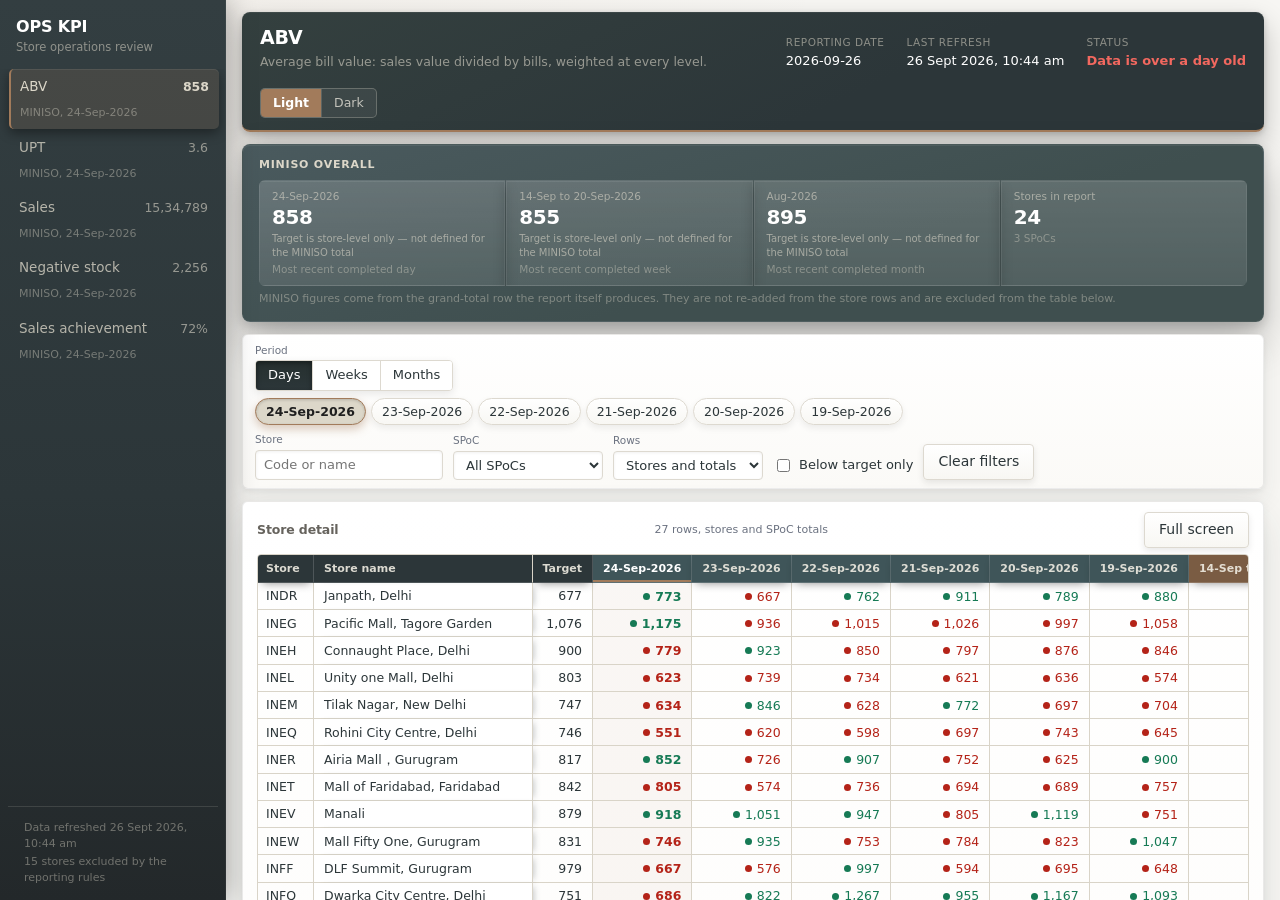
<file: dashboard/index.html>
<!DOCTYPE html>
<html lang="en">
<head>
<meta charset="utf-8">
<meta name="viewport" content="width=device-width, initial-scale=1">
<title>OPS KPI Dashboard</title>
<link rel="stylesheet" href="/dashboard/styles.css">
</head>
<body>

<a class="skip" href="#main">Skip to report</a>

<div id="loading" class="screen">
  <div class="screen-inner">
    <div class="pulse" aria-hidden="true"></div>
    <p>Loading KPI data</p>
  </div>
</div>

<div id="error" class="screen" hidden>
  <div class="screen-inner">
    <h1>No data to show</h1>
    <p id="error-detail"></p>
    <div class="screen-help">
      <p>The dashboard reads <code>data/ops_kpi_data.json</code>, which
         <code>OPS_KPI.py</code> writes at the end of a successful run.</p>
      <ol>
        <li>Run <code>python OPS_KPI.py</code> and check it ends with
            &ldquo;JSON refreshed&rdquo;.</li>
        <li>Serve the project folder:
            <code>python -m http.server 8000</code></li>
        <li>Open <code>http://localhost:8000/dashboard/</code> — opening
            index.html straight from disk blocks the file read.</li>
      </ol>
    </div>
    <button type="button" id="retry">Try again</button>
  </div>
</div>

<div id="app" hidden>

  <nav class="rail" aria-label="Reports">
    <div class="rail-head">
      <p class="rail-product">OPS KPI</p>
      <p class="rail-sub">Store operations review</p>
    </div>
    <ul id="report-list" class="rail-list"></ul>
    <div class="rail-foot">
      <p id="refresh-line"></p>
      <p id="exclusion-line"></p>
    </div>
  </nav>

  <main id="main">

    <header class="head">
      <div>
        <h1 id="report-title">&nbsp;</h1>
        <p id="report-desc" class="head-desc">&nbsp;</p>
      </div>
      <dl class="head-meta">
        <div><dt>Reporting date</dt><dd id="meta-date">&mdash;</dd></div>
        <div><dt>Last refresh</dt><dd id="meta-refresh">&mdash;</dd></div>
        <div><dt>Status</dt><dd id="meta-status" class="status-chip">&mdash;</dd></div>
      </dl>
    </header>

    <section class="summary" aria-labelledby="summary-h">
      <h2 id="summary-h">MINISO overall</h2>
      <div id="summary-cards" class="summary-grid"></div>
      <p id="summary-note" class="note"></p>
    </section>

    <section class="controls" aria-label="Filters">
      <div class="control period-control">
        <span class="control-label" id="period-label">Period</span>
        <div id="granularity" class="seg" role="tablist" aria-labelledby="period-label"></div>
        <div id="periods" class="chips" role="group" aria-label="Reporting period"></div>
      </div>

      <div class="control-row">
        <label class="control">
          <span class="control-label" for="search">Store</span>
          <input type="search" id="search" placeholder="Code or name" autocomplete="off">
        </label>
        <label class="control">
          <span class="control-label" for="spoc">SPoC</span>
          <select id="spoc"></select>
        </label>
        <label class="control">
          <span class="control-label" for="rowtype">Rows</span>
          <select id="rowtype">
            <option value="store">Stores only</option>
            <option value="spoc_total">SPoC totals only</option>
            <option value="all" selected>Stores and totals</option>
          </select>
        </label>
        <label class="control control-check">
          <input type="checkbox" id="only-below">
          <span>Below target only</span>
        </label>
        <button type="button" id="reset" class="ghost">Clear filters</button>
      </div>
    </section>

    <section class="table-block" aria-labelledby="table-h">
      <div class="block-head">
        <h2 id="table-h">Store detail</h2>
        <p id="table-count" class="note"></p>
        <button type="button" id="fullscreen-toggle" class="ghost">Full screen</button>
      </div>
      <div class="table-scroll">
        <table id="table">
          <thead><tr id="thead-row"></tr></thead>
          <tbody id="tbody"></tbody>
        </table>
      </div>
      <div id="empty" class="empty" hidden>
        <p>No rows match these filters.</p>
        <button type="button" class="ghost" id="empty-reset">Clear filters</button>
      </div>
      <div class="pager">
        <button type="button" id="prev" class="ghost">Previous</button>
        <span id="page-info"></span>
        <button type="button" id="next" class="ghost">Next</button>
        <label class="page-size">
          <span>Rows</span>
          <select id="page-size">
            <option>25</option><option selected>50</option>
            <option>100</option><option value="0">All</option>
          </select>
        </label>
      </div>
    </section>

    <footer class="foot">
      <p id="foot-source"></p>
    </footer>

  </main>
</div>

<script src="/dashboard/app.js"></script>
</body>
</html>
</file>
<file: dashboard/styles.css>
/* OPS KPI Dashboard
   ---------------------------------------------------------------
   Palette   ink #2C3639 / charcoal #3F4F4F (structure),
             crème brûlée #A27B5B / au lait #DCD7C9 (brand accent),
             canvas #F7F6F3, surface #FFFFFF, rule #DDD9D0
             (content workspace),
             status #167A55 good / #B7791F warn / #B42318 bad
             (performance only)
   Type      one family (system UI), weight + size for hierarchy,
             tabular figures everywhere a number appears
   Layout    compact dark report rail on the left doubling as a
             scoreboard; dense scrolling analysis column on the right,
             tuned to fit header + summary + filters + start of table
             on a 1920x1080 screen without scrolling
   --------------------------------------------------------------- */

:root {
  --ink: #2C3639;
  --charcoal: #3F4F4F;
  --ink-2: #66635D;
  --ink-3: #6B7280;
  --canvas: #F7F6F3;
  --surface: #FFFFFF;
  --rule: #DDD9D0;
  --rule-soft: #EAE6DE;

  --gold: #A27B5B;
  --gold-dark: #1F1F1F;
  --gold-light: #DCD7C9;
  --gold-soft: #DCD7C9;

  --accent: var(--gold);
  --accent-soft: var(--gold-soft);

  --good: #167A55;
  --good-soft: #E8F4EE;
  --good-on-dark: #3FBE8B;
  --warn: #B7791F;
  --warn-soft: #FFF4DE;
  --warn-on-dark: #E0AC4F;
  --bad: #B42318;
  --bad-soft: #FDECEC;
  --bad-on-dark: #F2685F;
  --neutral: #6B7280;

  --rail-w: 226px;
  --gap: 16px;

  --font: "Segoe UI Variable Text", "Segoe UI", system-ui, -apple-system,
          "Helvetica Neue", Arial, sans-serif;
}

* { box-sizing: border-box; }

/* class-level display rules below would otherwise beat the UA's
   [hidden] rule and leave the loading/error screens stacked on top */
[hidden] { display: none !important; }

html, body {
  height: 100%;
  margin: 0;
  padding: 0;
  background: var(--canvas);
  color: var(--ink);
  font-family: var(--font);
  font-size: 14px;
  line-height: 1.4;
  -webkit-font-smoothing: antialiased;
}

h1, h2, h3 { margin: 0; font-weight: 600; letter-spacing: -0.01em; }

button, input, select { font: inherit; color: inherit; }

:focus-visible {
  outline: 2px solid var(--gold);
  outline-offset: 2px;
  border-radius: 2px;
}

.skip {
  position: absolute; left: -999px; top: 0; z-index: 10;
  background: var(--surface); padding: 10px 14px;
}
.skip:focus { left: 8px; top: 8px; }

/* ---------- loading / error screens ---------- */

.screen {
  position: fixed; inset: 0;
  display: grid; place-items: center;
  background: var(--canvas);
  padding: 32px;
}
.screen-inner { max-width: 44ch; text-align: left; }
.screen-inner h1 { font-size: 22px; margin-bottom: 8px; }
.screen-inner p { color: var(--ink-2); }
.screen-help { margin-top: 18px; font-size: 13.5px; color: var(--ink-2); }
.screen-help ol { padding-left: 18px; }
.screen-help li { margin: 6px 0; }
code {
  font-family: ui-monospace, "Cascadia Mono", Consolas, monospace;
  font-size: 0.92em;
  background: var(--rule-soft);
  padding: 1px 5px;
  border-radius: 3px;
}
.pulse {
  width: 34px; height: 3px; background: var(--gold);
  animation: stretch 1.1s ease-in-out infinite;
  margin-bottom: 12px;
}
@keyframes stretch { 0%,100% { width: 14px; } 50% { width: 58px; } }
@media (prefers-reduced-motion: reduce) { .pulse { animation: none; } }

#retry, .ghost {
  margin-top: 16px;
  background: var(--surface);
  border: 1px solid var(--rule);
  padding: 7px 14px;
  border-radius: 4px;
  cursor: pointer;
}
.ghost { margin-top: 0; }
#retry:hover, .ghost:hover { border-color: var(--gold); color: var(--gold-dark); }
.ghost[disabled] { opacity: .45; cursor: default; border-color: var(--rule); color: inherit; }

/* ---------- shell ---------- */

#app { display: grid; grid-template-columns: var(--rail-w) minmax(0, 1fr); }

.rail {
  position: sticky; top: 0; height: 100vh;
  background: var(--ink);
  color: rgba(220, 215, 201, 0.78);
  display: flex; flex-direction: column;
  padding: 16px 0 12px;
}
.rail-head { padding: 0 16px 14px; }
.rail-brand { display: flex; align-items: center; gap: 10px; }
.rail-mark {
  flex-shrink: 0; width: 30px; height: 30px; border-radius: 6px;
  background: linear-gradient(155deg, var(--gold-light), var(--gold) 55%, var(--gold-dark));
  color: var(--ink);
  display: grid; place-items: center;
  font-weight: 700; font-size: 15px; letter-spacing: 0;
}
.rail-product { margin: 0; font-size: 16px; font-weight: 600; color: #fff; letter-spacing: -0.01em; }
.rail-sub { margin: 1px 0 0; font-size: 11.5px; color: rgba(220, 215, 201, 0.55); }

.rail-list { list-style: none; margin: 0; padding: 0 8px; flex: 1; overflow-y: auto; }
.rail-list li { margin-bottom: 1px; }
.rail-item {
  width: 100%; text-align: left; cursor: pointer;
  background: transparent; border: 0; border-radius: 5px;
  border-left: 2px solid transparent;
  color: rgba(220, 215, 201, 0.78);
  padding: 8px 10px 8px 9px;
  display: grid; grid-template-columns: 1fr auto; align-items: baseline; gap: 8px;
}
.rail-item:hover { background: rgba(255, 255, 255, 0.06); }
.rail-item[aria-current="true"] {
  background: rgba(162, 123, 91, 0.18);
  border-left-color: var(--gold);
  color: #fff;
}
.rail-name { font-size: 13.5px; font-weight: 500; }
.rail-value {
  font-size: 12.5px; font-variant-numeric: tabular-nums;
  color: rgba(220, 215, 201, 0.6);
}
.rail-item[aria-current="true"] .rail-value { color: var(--gold-light); font-weight: 600; }
.rail-item[aria-current="true"] .rail-name { color: var(--gold-light); }
.rail-scope { grid-column: 1 / -1; font-size: 11px; color: rgba(220, 215, 201, 0.42); margin-top: 1px; }

.rail-foot {
  padding: 10px 16px 0; margin: 0 8px; border-top: 1px solid rgba(220, 215, 201, 0.14);
  font-size: 11px; color: rgba(220, 215, 201, 0.42);
}
.rail-foot p { margin: 3px 0; }

/* ---------- main column ---------- */

main {
  height: 100vh;
  overflow-y: auto;
  overflow-x: hidden;
  padding: 12px var(--gap) 12px;
  display: flex; flex-direction: column; gap: 10px;
  min-width: 0;
}

/* ---------- executive header ---------- */

.head {
  display: flex; flex-wrap: wrap; gap: 18px;
  align-items: flex-end; justify-content: space-between;
  flex-shrink: 0;
  background: var(--ink);
  color: #fff;
  border-radius: 8px;
  border-bottom: 2px solid var(--gold);
  padding: 12px 18px;
}
.head h1 { font-size: 19px; color: #fff; }
.head-desc { margin: 2px 0 0; color: rgba(220, 215, 201, 0.6); max-width: 62ch; font-size: 12.5px; }

.head-meta { display: flex; gap: 22px; margin: 0; }
.head-meta dt {
  font-size: 10.5px; color: rgba(220, 215, 201, 0.55); text-transform: uppercase; letter-spacing: .05em;
}
.head-meta dd {
  margin: 2px 0 0; font-size: 13px; font-variant-numeric: tabular-nums; color: #fff;
}
.status-chip { color: var(--good-on-dark); font-weight: 600; }
.status-chip[data-status="stale"] { color: var(--bad-on-dark); }

/* ---------- Miniso Total summary (business anchor) ---------- */

.summary {
  flex-shrink: 0;
  background: var(--charcoal);
  border-radius: 8px;
  padding: 12px 16px 14px;
}
.summary h2 {
  font-size: 11px; color: var(--gold-light); font-weight: 700;
  text-transform: uppercase; letter-spacing: .07em;
}
.block-head h2 { font-size: 12.5px; color: var(--ink-2); font-weight: 600; }
.summary-grid {
  margin-top: 8px;
  display: grid; gap: 1px;
  grid-template-columns: repeat(auto-fit, minmax(160px, 1fr));
  background: rgba(255, 255, 255, 0.08);
  border-radius: 6px; overflow: hidden;
}
.summary .card { background: rgba(255, 255, 255, 0.05); padding: 8px 12px 9px; }
.summary .card-label { font-size: 10.5px; color: rgba(220, 215, 201, 0.6); }
.summary .card-value {
  font-size: 20px; font-weight: 700; letter-spacing: -0.02em;
  font-variant-numeric: tabular-nums; margin-top: 2px; line-height: 1.15;
  color: #fff;
}
.summary .card-value.null { color: rgba(220, 215, 201, 0.42); font-weight: 400; font-size: 14px; }
.summary .card-basis { font-size: 10px; color: rgba(220, 215, 201, 0.6); margin-top: 3px; }
.summary .card-basis:empty { display: none; }
.summary .card-sub { font-size: 10.5px; color: rgba(220, 215, 201, 0.42); margin-top: 2px; }
.summary .flag-good { color: var(--good-on-dark); }
.summary .flag-bad { color: var(--bad-on-dark); }
.summary .note { color: rgba(220, 215, 201, 0.42); }

.card-basis:empty { display: none; }
.note { font-size: 11px; color: var(--ink-3); margin: 5px 0 0; }

/* generic .card fallback (kept for non-dark contexts, unused by summary now) */
.card { background: var(--surface); padding: 9px 14px 10px; }
.card-label { font-size: 11px; color: var(--ink-3); }
.card-value {
  font-size: 19px; font-weight: 600; letter-spacing: -0.02em;
  font-variant-numeric: tabular-nums; margin-top: 2px; line-height: 1.15;
}
.card-value.null { color: var(--ink-3); font-weight: 400; font-size: 15px; }
.card-sub { font-size: 11px; color: var(--ink-2); margin-top: 2px; }

/* ---------- controls (compact toolbar) ---------- */

.controls {
  background: var(--surface); border: 1px solid var(--rule);
  border-radius: 6px; padding: 8px 12px;
  display: flex; flex-direction: column; gap: 7px;
  flex-shrink: 0;
}
.control-label { display: block; font-size: 10.5px; color: var(--ink-3); margin-bottom: 3px; }
.control-row { display: flex; flex-wrap: wrap; gap: 10px; align-items: flex-end; }
.control input[type="search"], .control select {
  background: var(--surface); border: 1px solid var(--rule);
  border-radius: 4px; padding: 5px 8px; min-width: 150px; font-size: 13px;
}
.control-check { display: flex; align-items: center; gap: 6px; font-size: 13px; padding-bottom: 5px; }
.control-check input { accent-color: var(--gold); }

.seg { display: inline-flex; border: 1px solid var(--rule); border-radius: 4px; overflow: hidden; }
.seg button {
  background: var(--surface); border: 0; padding: 5px 12px; cursor: pointer;
  font-size: 13px; border-right: 1px solid var(--rule);
}
.seg button:last-child { border-right: 0; }
.seg button[aria-selected="true"] { background: var(--ink); color: #fff; }

.chips { display: flex; flex-wrap: wrap; gap: 5px; margin-top: 7px; }
.chip {
  background: var(--surface); border: 1px solid var(--rule);
  border-radius: 999px; padding: 4px 10px; cursor: pointer;
  font-size: 12.5px; font-variant-numeric: tabular-nums;
}
.chip:hover { border-color: var(--gold); }
.chip[aria-pressed="true"] {
  background: var(--gold-soft); border-color: var(--gold); color: var(--gold-dark);
  font-weight: 600;
}

/* ---------- KPI table card ---------- */

.table-block {
  background: var(--surface); border: 1px solid var(--rule);
  border-radius: 6px; padding: 10px 14px 12px;
  display: flex; flex-direction: column;
  flex: 1 1 auto; min-height: 0;
}
.block-head { display: flex; flex-wrap: wrap; gap: 10px; align-items: baseline; justify-content: space-between; }
.block-head .note { margin: 0; }

/* ---------- table ---------- */

.table-scroll {
  margin-top: 6px; overflow: auto;
  flex: 1 1 auto; min-height: 320px;
  border: 1px solid var(--rule-soft); border-radius: 4px;
}
table { border-collapse: separate; border-spacing: 0; width: 100%; font-size: 12.5px; }
thead th {
  position: sticky; top: 0; z-index: 2;
  background: var(--ink); color: rgba(220, 215, 201, 0.65);
  font-weight: 600; font-size: 11px; text-align: right;
  padding: 6px 10px; white-space: nowrap;
  border-bottom: 1px solid var(--ink);
  cursor: pointer; user-select: none;
}
thead th:first-child, thead th.text { text-align: left; }
thead th[aria-sort="ascending"]::after { content: " \2191"; color: var(--gold-light); }
thead th[aria-sort="descending"]::after { content: " \2193"; color: var(--gold-light); }

tbody td {
  padding: 4px 10px; text-align: right; white-space: nowrap;
  border-bottom: 1px solid var(--rule-soft);
  font-variant-numeric: tabular-nums;
}
tbody td.text { text-align: left; font-variant-numeric: normal; }
tbody tr:hover td { background: #F7F6F3; }

th.sticky-col, td.sticky-col {
  position: sticky; left: 0; z-index: 1;
  background: var(--surface);
  border-right: 1px solid var(--rule);
}
thead th.sticky-col { z-index: 3; background: var(--ink); }
tbody tr:hover td.sticky-col { background: #F7F6F3; }

tr.is-spoc-total td {
  background: var(--gold-soft); font-weight: 600;
  border-top: 1px solid var(--gold); border-bottom: 1px solid var(--gold);
}
tr.is-spoc-total td.sticky-col { background: var(--gold-soft); border-left: 3px solid var(--gold); }
tr.is-miniso td { background: var(--ink); color: #fff; font-weight: 600; }
tr.is-miniso td.sticky-col { background: var(--ink); color: #fff; border-left: 3px solid var(--gold); }

.row-tag {
  font-size: 10px; font-weight: 600; margin-left: 8px;
  padding: 1px 6px; border-radius: 3px;
  background: var(--rule-soft); color: var(--ink-2);
}
tr.is-spoc-total .row-tag { background: var(--gold); color: #fff; }
tr.is-miniso .row-tag { background: var(--gold-dark); color: #fff; }

.null-cell { color: var(--ink-3); }

thead th.is-selected { color: #fff; box-shadow: inset 0 -2px 0 var(--gold); }
tbody td.is-selected { background: rgba(162, 123, 91, 0.06); font-weight: 600; }
tbody tr:hover td.is-selected { background: rgba(162, 123, 91, 0.12); }
tr.is-spoc-total td.is-selected { background: rgba(162, 123, 91, 0.3); }
tr.is-miniso td.is-selected { background: #1F1F1F; }

.flag { display: inline-flex; align-items: center; gap: 5px; }
.flag::before { content: ""; width: 7px; height: 7px; border-radius: 50%; }
.flag-good { color: var(--good); }
.flag-good::before { background: var(--good); }
.flag-bad { color: var(--bad); }
.flag-bad::before { background: var(--bad); }
tr.is-spoc-total .flag-good, tr.is-spoc-total .flag-bad { color: inherit; }
tr.is-spoc-total .flag-good::before { background: var(--good); }
tr.is-spoc-total .flag-bad::before { background: var(--bad); }

.empty { padding: 30px 16px; text-align: center; color: var(--ink-2); }
.empty p { margin: 0 0 12px; }

.pager {
  display: flex; align-items: center; gap: 12px; flex-wrap: wrap;
  margin-top: 10px; font-size: 12.5px; color: var(--ink-2);
}
.pager #page-info { font-variant-numeric: tabular-nums; }
.page-size { margin-left: auto; display: flex; align-items: center; gap: 7px; }
.page-size select { border: 1px solid var(--rule); border-radius: 4px; padding: 4px 7px; background: var(--surface); }

.foot { font-size: 11.5px; color: var(--ink-3); flex-shrink: 0; }
.foot p { margin: 0; }

/* ---------- responsive ---------- */

@media (max-width: 900px) {
  #app { grid-template-columns: 1fr; }
  .rail { position: static; height: auto; padding-bottom: 12px; }
  .rail-list { display: flex; gap: 6px; overflow-x: auto; padding: 0 12px 6px; }
  .rail-list li { margin: 0; }
  .rail-item { width: auto; white-space: nowrap; }
  .rail-scope { display: none; }
  .rail-foot { border-top: 0; padding-top: 4px; }
  main { height: auto; overflow: visible; padding: 16px 12px 28px; }
  .table-block { flex: none; }
  .head-meta { gap: 16px; }
  .table-scroll { flex: none; max-height: 70vh; }
}
.table-block.is-fullscreen {
  position: fixed;
  inset: 0;
  z-index: 50;
  border-radius: 0;
  padding: 16px 20px;
  background: var(--surface);
}
/* Full screen shows every filtered row at once (app.js skips
   pagination while this class is present) using denser rows so the
   full ~25-30 row dataset realistically fits without a vertical
   scrollbar. overflow-y stays auto rather than hidden as a safety net
   only -- so an unusually large result set scrolls instead of losing
   rows, but normally never needs to. */
.table-block.is-fullscreen .table-scroll {
  overflow-y: auto;
  overflow-x: auto;
}
.table-block.is-fullscreen .pager { display: none; }
.table-block.is-fullscreen thead th {
  padding: 5px 9px;
  font-size: 10.5px;
}
.table-block.is-fullscreen tbody td {
  padding: 3px 9px;
}
body.has-fullscreen-table { overflow: hidden; }

/* ---------- premium depth & elevation (additive only -- no existing
   rule is removed or restructured; this layers surfaces, light and
   shadow on top of the existing theme and colors) ---------- */

body {
  background:
    radial-gradient(1100px 700px at 12% -8%, rgba(162, 123, 91, 0.07), transparent 62%),
    var(--canvas);
}

/* Sidebar: layered dark surface, active item physically raised */
.rail {
  background: linear-gradient(180deg, #333e41 0%, var(--ink) 55%, #23282a 100%);
  box-shadow: 3px 0 26px rgba(0, 0, 0, 0.30), inset -1px 0 0 rgba(255, 255, 255, 0.04);
}
.rail-item { transition: box-shadow .15s ease, transform .12s ease, background .15s ease; }
.rail-item:hover { box-shadow: inset 0 1px 0 rgba(255, 255, 255, 0.05); }
.rail-item[aria-current="true"] {
  box-shadow: 0 4px 12px rgba(0, 0, 0, 0.4), inset 0 1px 0 rgba(255, 255, 255, 0.07);
  transform: translateX(1px);
}

/* Executive header bar */
.head {
  background: linear-gradient(155deg, #34403f, var(--ink) 62%);
  box-shadow:
    0 12px 28px rgba(0, 0, 0, 0.24),
    0 2px 6px rgba(0, 0, 0, 0.16),
    inset 0 1px 0 rgba(255, 255, 255, 0.06);
}

/* MINISO OVERALL: the strongest surface on the page, with its own
   raised inner cards -- the "layered panels inside a bigger elevated
   surface" look */
.summary {
  background: linear-gradient(165deg, #4a5a5e, var(--charcoal) 60%);
  border: 1px solid rgba(255, 255, 255, 0.06);
  box-shadow:
    0 20px 42px rgba(0, 0, 0, 0.26),
    0 5px 12px rgba(0, 0, 0, 0.16),
    inset 0 1px 0 rgba(255, 255, 255, 0.07);
}
.summary .card {
  background: linear-gradient(180deg, rgba(255, 255, 255, 0.10), rgba(255, 255, 255, 0.02));
  border: 1px solid rgba(255, 255, 255, 0.08);
  box-shadow:
    inset 0 1px 0 rgba(255, 255, 255, 0.08),
    0 5px 12px rgba(0, 0, 0, 0.22);
  transition: transform .15s ease, box-shadow .15s ease;
}
.summary .card:hover {
  transform: translateY(-2px);
  box-shadow:
    inset 0 1px 0 rgba(255, 255, 255, 0.1),
    0 10px 22px rgba(0, 0, 0, 0.32);
}

/* Filter toolbar: raised light panel */
.controls {
  background: linear-gradient(180deg, #ffffff, #fbfaf7);
  border-color: rgba(0, 0, 0, 0.07);
  box-shadow:
    0 10px 24px rgba(44, 54, 57, 0.09),
    0 2px 5px rgba(44, 54, 57, 0.06),
    inset 0 1px 0 #ffffff;
}
.control input[type="search"], .control select {
  box-shadow: inset 0 1px 3px rgba(0, 0, 0, 0.06);
  transition: border-color .15s ease, box-shadow .15s ease;
}
.control input[type="search"]:focus-visible, .control select:focus-visible {
  box-shadow: inset 0 1px 3px rgba(0, 0, 0, 0.06), 0 0 0 3px rgba(162, 123, 91, 0.2);
}
.seg { box-shadow: 0 3px 8px rgba(0, 0, 0, 0.09), inset 0 1px 0 #ffffff; }
.seg button[aria-selected="true"] {
  background: linear-gradient(180deg, #26302f, var(--ink));
  box-shadow: inset 0 2px 5px rgba(0, 0, 0, 0.4);
}
.chip {
  background: linear-gradient(180deg, #ffffff, #f8f7f3);
  box-shadow: inset 0 1px 0 #ffffff, 0 3px 7px rgba(0, 0, 0, 0.07);
  transition: box-shadow .15s ease, transform .1s ease;
}
.chip:hover { box-shadow: inset 0 1px 0 #ffffff, 0 5px 12px rgba(0, 0, 0, 0.12); transform: translateY(-1px); }
.chip[aria-pressed="true"] {
  box-shadow: inset 0 1px 3px rgba(0, 0, 0, 0.18), 0 4px 10px rgba(162, 123, 91, 0.4);
}

/* Buttons: raised at rest, higher on hover, pressed-in on click */
.ghost, #retry {
  background: linear-gradient(180deg, #ffffff, #f6f5f2);
  box-shadow: inset 0 1px 0 #ffffff, 0 3px 7px rgba(0, 0, 0, 0.09);
  transition: box-shadow .15s ease, border-color .15s ease, transform .12s ease;
}
.ghost:hover, #retry:hover {
  box-shadow: inset 0 1px 0 #ffffff, 0 7px 16px rgba(0, 0, 0, 0.16);
  transform: translateY(-1.5px);
}
.ghost:active, #retry:active {
  box-shadow: inset 0 2px 5px rgba(0, 0, 0, 0.2);
  transform: translateY(0);
}
.ghost[disabled] { box-shadow: none; transform: none; background: var(--surface); }

/* Table container: elevated executive surface with a dimensional,
   physically-separated header */
.table-block {
  background: linear-gradient(180deg, #ffffff, #fdfcfa);
  border-color: rgba(0, 0, 0, 0.08);
  box-shadow:
    0 18px 38px rgba(44, 54, 57, 0.12),
    0 3px 8px rgba(44, 54, 57, 0.07),
    inset 0 1px 0 #ffffff;
}
thead th {
  background: linear-gradient(180deg, #313c3f, var(--ink));
  box-shadow: 0 4px 10px -4px rgba(0, 0, 0, 0.45);
}

/* SPoC totals: slightly raised above ordinary store rows */
tr.is-spoc-total td {
  background: linear-gradient(180deg, #f3ebdf, var(--gold-soft));
  box-shadow: inset 0 1px 0 rgba(255, 255, 255, 0.55), 0 3px 6px -3px rgba(0, 0, 0, 0.16);
}
.row-tag {
  box-shadow: 0 1px 2px rgba(0, 0, 0, 0.15);
}

/* MINISO total: the executive grand total -- strongest elevation of
   any row in the table */
tr.is-miniso td {
  background: linear-gradient(180deg, #38464a, var(--ink) 65%);
  box-shadow: inset 0 1px 0 rgba(255, 255, 255, 0.07), 0 10px 22px rgba(0, 0, 0, 0.4);
}

/* Full screen: a "control room" surface, distinct from the browser
   chrome around it, still with a dimensional header */
.table-block.is-fullscreen {
  box-shadow:
    inset 0 0 0 1px rgba(0, 0, 0, 0.06),
    inset 0 12px 26px -20px rgba(0, 0, 0, 0.45);
}
.table-block.is-fullscreen thead th {
  box-shadow: 0 5px 12px -5px rgba(0, 0, 0, 0.5);
}

/* =================================================================
   v2 changes: themes, table borders, header colours, frozen Store
   name column, layout overlap fix.  Appended last so it layers over
   the rules above without removing them.
   ================================================================= */

/* ---------- theme tokens (Light = existing look) ---------- */
:root {
  --text: var(--ink);
  --grid: #D9D4C8;              /* subtle cell borders */
  --grid-head: rgba(255, 255, 255, 0.16);
  --hover: #F7F6F3;
  --surface-grad: #FDFCFA;
  --controls-grad: #FBFAF7;
  --chip-grad: #F8F7F3;
  --total-a: #F3EBDF;
  --sticky-shadow: 5px 0 6px -4px rgba(44, 54, 57, 0.28);

  /* Day / Week / Month header colours (muted, on-palette) */
  --hd-base:  #2C3639;          /* Store / Store name / Target */
  --hd-day:   #3F5559;          /* slate teal   */
  --hd-week:  #7A5C43;          /* deep brûlée  */
  --hd-month: #465A70;          /* muted slate blue */
}

html[data-theme="dark"] {
  color-scheme: dark;
  --text: #E8E4DA;
  --ink: #171D20;
  --charcoal: #222C30;
  --ink-2: #AEAAA0;
  --ink-3: #8E939A;
  --canvas: #0F1417;
  --surface: #182024;
  --rule: #2F3B40;
  --rule-soft: #263035;
  --gold: #B58B67;
  --gold-soft: #3A3024;
  --gold-dark: #F0E4D0;
  --good: #3FBE8B;
  --bad: #F2685F;
  --warn: #E0AC4F;
  --grid: #2E3A3F;
  --grid-head: rgba(255, 255, 255, 0.12);
  --hover: #1F292E;
  --surface-grad: #161E22;
  --controls-grad: #1A2327;
  --chip-grad: #1E282C;
  --total-a: #43372A;
  --sticky-shadow: 5px 0 8px -4px rgba(0, 0, 0, 0.7);
  --hd-base:  #1F292D;
  --hd-day:   #2E4448;
  --hd-week:  #5F4A38;
  --hd-month: #37475A;
}

html, body { color: var(--text); }

/* surfaces that had hard-coded light gradients now follow the theme */
.controls   { background: linear-gradient(180deg, var(--surface), var(--controls-grad)); }
.chip, .ghost, #retry { background: linear-gradient(180deg, var(--surface), var(--chip-grad)); }
.ghost[disabled] { background: var(--surface); }
.table-block { background: linear-gradient(180deg, var(--surface), var(--surface-grad)); }
.table-block.is-fullscreen { background: var(--surface); }

/* ---------- dark-only structural surfaces ---------- */
html[data-theme="dark"] body {
  background: radial-gradient(1100px 700px at 12% -8%, rgba(181, 139, 103, 0.06), transparent 62%), var(--canvas);
}
html[data-theme="dark"] .rail {
  background: linear-gradient(180deg, #141A1D 0%, #0F1417 55%, #0B0F11 100%);
  box-shadow: 3px 0 22px rgba(0, 0, 0, 0.5), inset -1px 0 0 rgba(255, 255, 255, 0.05);
}
html[data-theme="dark"] .rail-mark { background: linear-gradient(155deg, #DCD7C9, #A27B5B 55%, #6B4E36); }
html[data-theme="dark"] .head {
  background: linear-gradient(155deg, #212B2F, #171D20 62%);
  box-shadow: 0 10px 24px rgba(0, 0, 0, 0.45), inset 0 1px 0 rgba(255, 255, 255, 0.05);
}
html[data-theme="dark"] .summary {
  background: linear-gradient(165deg, #2B383C, #222C30 60%);
  border-color: rgba(255, 255, 255, 0.07);
  box-shadow: 0 16px 34px rgba(0, 0, 0, 0.5), inset 0 1px 0 rgba(255, 255, 255, 0.05);
}
html[data-theme="dark"] .controls,
html[data-theme="dark"] .table-block {
  border-color: var(--rule);
  box-shadow: 0 10px 26px rgba(0, 0, 0, 0.4), inset 0 1px 0 rgba(255, 255, 255, 0.03);
}
html[data-theme="dark"] .table-block.is-fullscreen { box-shadow: none; }
html[data-theme="dark"] .seg,
html[data-theme="dark"] .chip,
html[data-theme="dark"] .ghost,
html[data-theme="dark"] #retry { box-shadow: 0 2px 6px rgba(0, 0, 0, 0.4); }
html[data-theme="dark"] .chip:hover,
html[data-theme="dark"] .ghost:hover,
html[data-theme="dark"] #retry:hover { box-shadow: 0 6px 14px rgba(0, 0, 0, 0.5); }
html[data-theme="dark"] .chip[aria-pressed="true"] {
  box-shadow: inset 0 1px 3px rgba(0, 0, 0, 0.35), 0 3px 8px rgba(181, 139, 103, 0.3);
}
html[data-theme="dark"] .seg button[aria-selected="true"] {
  background: linear-gradient(180deg, #BE946F, #9C7754);
  color: #fff;
}
html[data-theme="dark"] .control input[type="search"],
html[data-theme="dark"] .control select,
html[data-theme="dark"] .page-size select { background: #131A1D; color: var(--text); }
html[data-theme="dark"] tr.is-miniso .row-tag { background: var(--gold); }
html[data-theme="dark"] tbody td.is-selected { background: rgba(181, 139, 103, 0.13); }
html[data-theme="dark"] tbody tr:hover td.is-selected { background: rgba(181, 139, 103, 0.2); }
html[data-theme="dark"] .status-chip { color: var(--good-on-dark); }

/* ---------- #9 layout: no overlap between title / source / table ----------
   Root cause: .table-block was allowed to shrink (flex:1, min-height:0)
   below its own content, so the table, pager and scrollbar spilled out
   of it and painted over the source/footer line. It now sizes to its
   content; the table scrolls inside its own capped box instead. */
main { gap: 12px; padding-bottom: 16px; }
.table-block {
  flex: 0 0 auto;
  min-height: auto;
  position: relative;
  overflow: visible;
}
.block-head {
  align-items: center;
  row-gap: 4px;
  margin-bottom: 6px;
  position: relative;
}
.block-head > * { min-width: 0; }
.table-scroll {
  flex: 0 1 auto;
  min-height: 0;
  max-height: max(360px, calc(100vh - 300px));
  margin-top: 0;
  border: 1px solid var(--grid);
  position: relative;
}
.pager { position: relative; margin-top: 10px; }
.foot {
  position: relative;
  z-index: 0;
  margin-top: 2px;
  padding: 2px 2px 0;
  overflow-wrap: anywhere;
}
.table-block.is-fullscreen {
  display: flex;
  flex-direction: column;
  overflow: hidden;
}
.table-block.is-fullscreen .table-scroll {
  flex: 1 1 auto;
  min-height: 0;
  max-height: none;
}

/* ---------- #1 borders (both themes) ---------- */
thead th {
  color: rgba(240, 236, 226, 0.9);
  background: var(--hd-base);
  border-right: 1px solid var(--grid-head);
  border-bottom: 1px solid var(--grid-head);
}
tbody td {
  border-right: 1px solid var(--grid);
  border-bottom: 1px solid var(--grid);
}
thead th:last-child, tbody td:last-child { border-right: 0; }
tr.is-spoc-total td { border-right-color: rgba(162, 123, 91, 0.4); }
tr.is-miniso td {
  border-right: 1px solid rgba(255, 255, 255, 0.14);
  border-bottom: 1px solid rgba(255, 255, 255, 0.14);
}
tr.is-miniso td:last-child { border-right: 0; }
tr.is-spoc-total td { background: linear-gradient(180deg, var(--total-a), var(--gold-soft)); }
tbody tr:hover td { background: var(--hover); }

/* ---------- #2 Day / Week / Month header colours ---------- */
thead th.g-day   { background: var(--hd-day); }
thead th.g-week  { background: var(--hd-week); }
thead th.g-month { background: var(--hd-month); }
thead th.is-selected { color: #fff; }

/* ---------- #4 / #5 Store code scrolls, Store name is frozen ---------- */
th.col-code, td.col-code {
  width: 56px;
  min-width: 56px;
  max-width: 68px;
  padding-left: 8px;
  padding-right: 8px;
  overflow: hidden;
  text-overflow: ellipsis;
}
th.col-name, td.col-name { min-width: 190px; }

th.sticky-col, td.sticky-col {
  position: sticky;
  left: 0;
  border-right: 1px solid var(--grid);
}
tbody td.sticky-col {
  z-index: 2;
  background: var(--surface);
  box-shadow: var(--sticky-shadow);
}
thead th.sticky-col {
  z-index: 4;
  background: var(--hd-base);
  box-shadow: var(--sticky-shadow);
}
thead th.col-code { z-index: 2; }
tbody tr:hover td.sticky-col { background: var(--hover); }

/* keep the total-row accent on the first (scrolling) cell, not mid-row */
tr.is-spoc-total td.sticky-col { border-left: 0; background: var(--gold-soft); }
tr.is-miniso td.sticky-col     { border-left: 0; background: var(--ink); }
tr.is-spoc-total td.col-code   { border-left: 3px solid var(--gold); }
tr.is-miniso td.col-code       { border-left: 3px solid var(--gold); }
html[data-theme="dark"] tr.is-miniso td.sticky-col { background: #222C30; }
html[data-theme="dark"] tr.is-miniso td { background: linear-gradient(180deg, #2B383C, #222C30 65%); }

/* ---------- #6 theme switch ---------- */
.theme-switch {
  display: inline-flex;
  align-self: center;
  border: 1px solid rgba(220, 215, 201, 0.28);
  border-radius: 5px;
  overflow: hidden;
  background: rgba(255, 255, 255, 0.06);
}
.theme-switch button {
  background: transparent;
  border: 0;
  padding: 5px 12px;
  font-size: 12.5px;
  cursor: pointer;
  color: rgba(240, 236, 226, 0.75);
}
.theme-switch button + button { border-left: 1px solid rgba(220, 215, 201, 0.2); }
.theme-switch button:hover { color: #fff; }
.theme-switch button[aria-pressed="true"] {
  background: var(--gold);
  color: #fff;
  font-weight: 600;
}
.theme-switch.is-floating { position: fixed; top: 10px; right: 14px; z-index: 60; background: var(--ink); }
</file>
